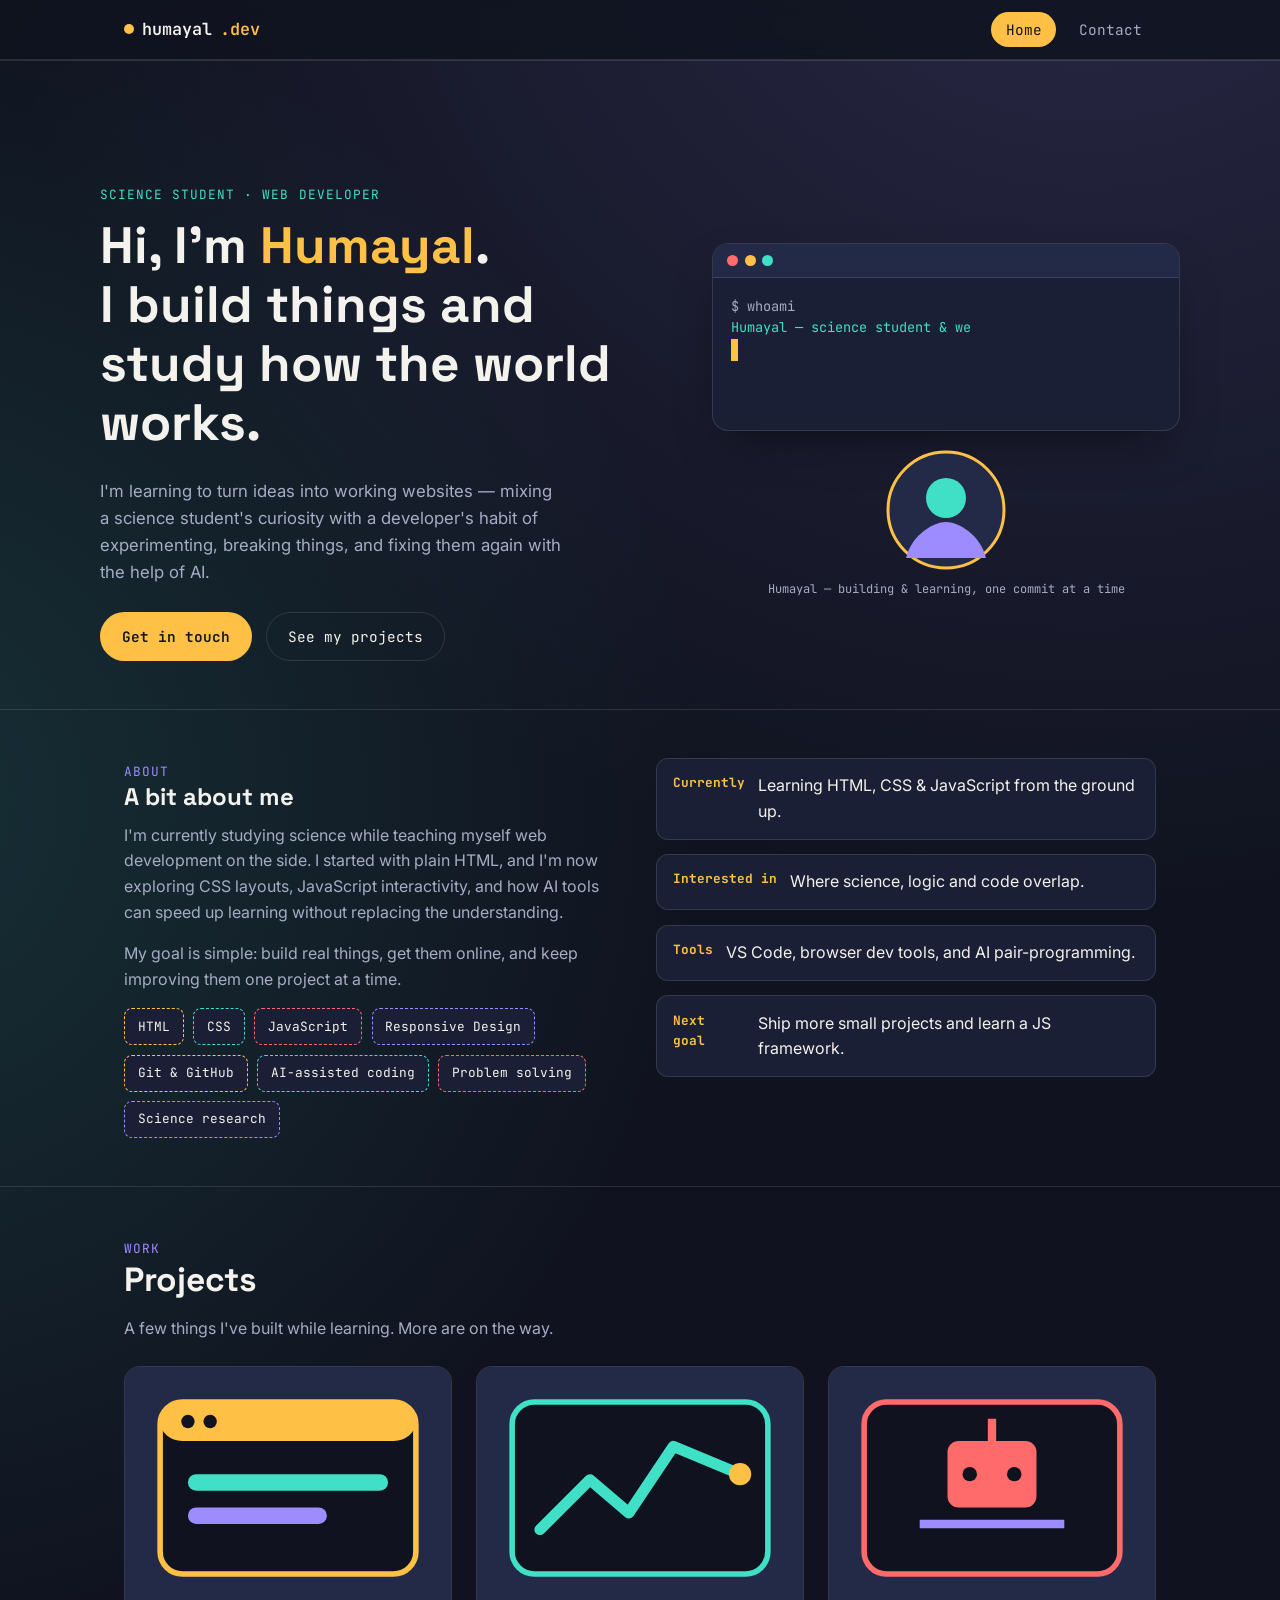
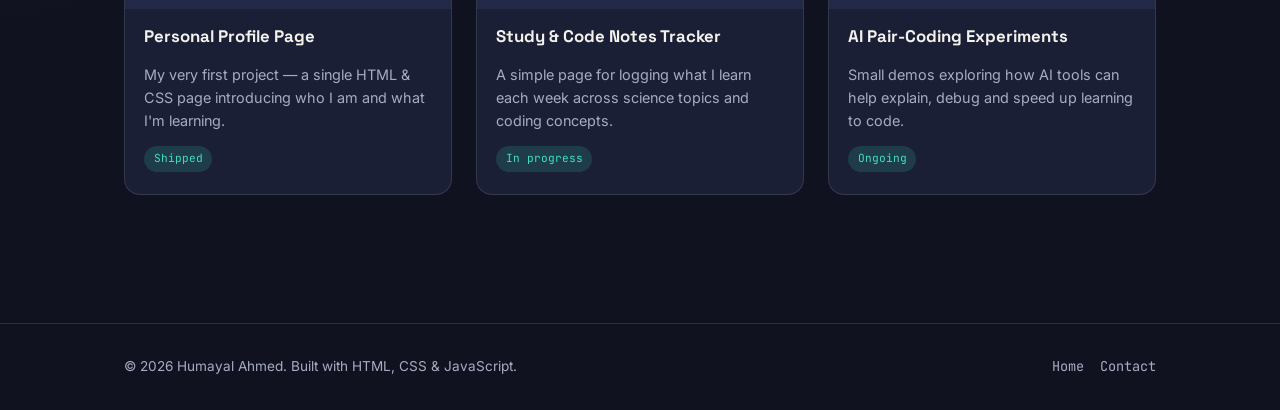
<file: index.html.html>
<!DOCTYPE html>
<html lang="en">
<head>
<meta charset="UTF-8">
<meta name="viewport" content="width=device-width, initial-scale=1.0">
<title>Humayal Ahmed — Web Developer &amp; Science Student Portfolio</title>
<meta name="description" content="Portfolio of Humayal Ahmed, a science student and web developer learning HTML, CSS, JavaScript and AI. Explore projects, skills and get in touch.">
<meta name="keywords" content="Humayal Ahmed, web developer portfolio, science student developer, HTML CSS JavaScript projects, beginner web developer">
<meta name="author" content="Humayal Ahmed">
<meta name="robots" content="index, follow">
<meta name="theme-color" content="#10131f">

<!-- Open Graph / social preview -->
<meta property="og:type" content="website">
<meta property="og:title" content="Humayal Ahmed — Web Developer & Science Student">
<meta property="og:description" content="Science student and web developer learning to build with code and AI. See projects, skills and a way to get in touch.">
<meta property="og:site_name" content="Humayal Ahmed Portfolio">
<meta name="twitter:card" content="summary">
<meta name="twitter:title" content="Humayal Ahmed — Web Developer & Science Student">
<meta name="twitter:description" content="Science student and web developer learning to build with code and AI.">

<link rel="icon" href="data:image/svg+xml,%3Csvg xmlns='http://www.w3.org/2000/svg' viewBox='0 0 64 64'%3E%3Crect width='64' height='64' rx='14' fill='%23ffc145'/%3E%3Ctext x='32' y='42' font-size='30' text-anchor='middle' font-family='monospace' fill='%2310131f'%3EH%3C/text%3E%3C/svg%3E">

<link rel="preconnect" href="https://fonts.googleapis.com">
<link rel="preconnect" href="https://fonts.gstatic.com" crossorigin>
<link href="https://fonts.googleapis.com/css2?family=Space+Grotesk:wght@500;600;700&family=Inter:wght@400;500;600&family=JetBrains+Mono:wght@400;500&display=swap" rel="stylesheet">

<!-- Structured data for SEO -->
<script type="application/ld+json">
{
  "@context": "https://schema.org",
  "@type": "Person",
  "name": "Humayal Ahmed",
  "jobTitle": "Web Developer",
  "description": "Science student and web developer learning HTML, CSS, JavaScript and AI-assisted coding.",
  "knowsAbout": ["HTML", "CSS", "JavaScript", "Artificial Intelligence"]
}
</script>

<style>
  :root{
    --bg:#10131f;
    --surface:#1a1f35;
    --surface-alt:#232a47;
    --text:#f4f2ed;
    --muted:#a6acc4;
    --amber:#ffc145;
    --teal:#3fe0c5;
    --coral:#ff6b6b;
    --violet:#9d8cff;
    --border:rgba(244,242,237,0.12);
    --radius:16px;
    --display:'Space Grotesk', sans-serif;
    --body:'Inter', sans-serif;
    --mono:'JetBrains Mono', monospace;
  }

  *,*::before,*::after{ box-sizing:border-box; }
  html{ scroll-behavior:smooth; }
  body{
    margin:0;
    background:
      radial-gradient(circle at 85% -10%, rgba(157,140,255,0.18), transparent 45%),
      radial-gradient(circle at -10% 40%, rgba(63,224,197,0.14), transparent 45%),
      var(--bg);
    color:var(--text);
    font-family:var(--body);
    line-height:1.6;
    -webkit-font-smoothing:antialiased;
  }
  h1,h2,h3{ font-family:var(--display); line-height:1.15; margin:0 0 .5em; }
  p{ margin:0 0 1em; color:var(--muted); }
  a{ color:inherit; }
  img{ max-width:100%; display:block; }
  ul{ list-style:none; margin:0; padding:0; }
  button, input, textarea{ font-family:inherit; }

  .skip-link{
    position:absolute; left:-999px; top:auto;
    background:var(--amber); color:#10131f; padding:.75em 1em;
    border-radius:0 0 8px 0; font-family:var(--mono); font-weight:600; z-index:200;
  }
  .skip-link:focus{ left:0; top:0; }

  :focus-visible{ outline:3px solid var(--teal); outline-offset:3px; }

  .wrap{ max-width:1080px; margin:0 auto; padding:0 1.5rem; }

  /* ===== Header / Nav ===== */
  header.site-header{
    position:sticky; top:0; z-index:100;
    background:rgba(16,19,31,0.85);
    backdrop-filter:blur(10px);
    border-bottom:1px solid var(--border);
  }
  .nav-bar{
    display:flex; align-items:center; justify-content:space-between;
    padding:1rem 1.5rem; max-width:1080px; margin:0 auto;
  }
  .brand{
    font-family:var(--mono); font-weight:600; font-size:1.05rem;
    text-decoration:none; display:flex; align-items:center; gap:.5rem;
  }
  .brand .dot{ width:.6em; height:.6em; border-radius:50%; background:var(--amber); display:inline-block; }

  .nav-toggle{
    display:none; background:none; border:1px solid var(--border); border-radius:8px;
    color:var(--text); width:42px; height:42px; cursor:pointer; font-size:1.1rem;
  }

  nav.primary-nav ul{ display:flex; gap:.5rem; }
  nav.primary-nav a{
    text-decoration:none; font-family:var(--mono); font-size:.9rem;
    padding:.5rem .9rem; border-radius:999px; color:var(--muted);
    transition:background .2s, color .2s;
  }
  nav.primary-nav a:hover{ color:var(--text); background:var(--surface-alt); }
  nav.primary-nav a[aria-current="page"]{ color:#10131f; background:var(--amber); }

  /* ===== Page switching ===== */
  .page{ display:none; animation:fadein .5s ease; }
  .page.active{ display:block; }
  @keyframes fadein{ from{ opacity:0; transform:translateY(8px);} to{ opacity:1; transform:none; } }

  main{ min-height:70vh; }

  /* ===== Hero ===== */
  .hero{
    padding:4.5rem 0 3rem; display:grid; gap:2.5rem;
    grid-template-columns:1.1fr .9fr; align-items:center;
  }
  .eyebrow{
    font-family:var(--mono); font-size:.8rem; color:var(--teal);
    letter-spacing:.08em; text-transform:uppercase; margin-bottom:.75rem; display:inline-block;
  }
  .hero h1{ font-size:clamp(2.1rem, 5vw, 3.2rem); }
  .hero h1 span{ color:var(--amber); }
  .hero .lede{ font-size:1.05rem; max-width:42ch; }

  .terminal{
    background:var(--surface); border:1px solid var(--border); border-radius:var(--radius);
    font-family:var(--mono); font-size:.85rem; overflow:hidden;
    box-shadow:0 20px 50px -20px rgba(0,0,0,0.6);
  }
  .terminal-bar{
    display:flex; gap:.4rem; padding:.7rem .9rem; background:var(--surface-alt);
    border-bottom:1px solid var(--border);
  }
  .terminal-bar span{ width:11px; height:11px; border-radius:50%; }
  .terminal-bar span:nth-child(1){ background:var(--coral); }
  .terminal-bar span:nth-child(2){ background:var(--amber); }
  .terminal-bar span:nth-child(3){ background:var(--teal); }
  .terminal-body{ padding:1.1rem; min-height:9.5rem; color:var(--teal); }
  .terminal-body .line-muted{ color:var(--muted); }
  .cursor{ display:inline-block; width:.55em; background:var(--amber); animation:blink 1s steps(1) infinite; }
  @keyframes blink{ 50%{ opacity:0; } }

  .cta-row{ display:flex; gap:.9rem; margin-top:1.6rem; flex-wrap:wrap; }
  .btn{
    display:inline-flex; align-items:center; gap:.5rem; font-family:var(--mono);
    font-size:.9rem; padding:.75rem 1.3rem; border-radius:999px; text-decoration:none;
    border:1px solid transparent; cursor:pointer; transition:transform .15s ease;
  }
  .btn:hover{ transform:translateY(-2px); }
  .btn-primary{ background:var(--amber); color:#10131f; font-weight:600; }
  .btn-ghost{ border-color:var(--border); color:var(--text); background:transparent; }

  .avatar-figure{ text-align:center; margin:0; }
  .avatar-figure figcaption{ font-family:var(--mono); font-size:.75rem; color:var(--muted); margin-top:.6rem; }

  /* ===== Section shells ===== */
  section{ padding:3rem 0; border-top:1px solid var(--border); }
  section > .wrap > h2{ font-size:clamp(1.5rem, 3.5vw, 2.1rem); }
  .section-tag{ font-family:var(--mono); color:var(--violet); font-size:.8rem; text-transform:uppercase; letter-spacing:.08em; }

  /* ===== About / skills ===== */
  .about-grid{ display:grid; gap:2rem; grid-template-columns:1fr 1fr; align-items:start; }
  .tag-list{ display:flex; flex-wrap:wrap; gap:.6rem; margin-top:1rem; }
  .tag-list li{
    font-family:var(--mono); font-size:.8rem; padding:.45rem .8rem; border-radius:8px;
    border:1px dashed var(--border); color:var(--text); background:var(--surface);
  }
  .tag-list li:nth-child(4n+1){ border-color:var(--amber); }
  .tag-list li:nth-child(4n+2){ border-color:var(--teal); }
  .tag-list li:nth-child(4n+3){ border-color:var(--coral); }
  .tag-list li:nth-child(4n+4){ border-color:var(--violet); }

  .fact-list{ display:grid; gap:.9rem; }
  .fact-list li{
    background:var(--surface); border:1px solid var(--border); border-radius:12px;
    padding:.9rem 1rem; display:flex; gap:.8rem; align-items:flex-start;
  }
  .fact-list b{ color:var(--amber); font-family:var(--mono); font-size:.8rem; }

  /* ===== Projects ===== */
  .project-grid{ display:grid; gap:1.5rem; grid-template-columns:repeat(3, 1fr); margin-top:1.5rem; }
  .project-card{
    background:var(--surface); border:1px solid var(--border); border-radius:var(--radius);
    overflow:hidden; display:flex; flex-direction:column;
  }
  .project-card figure{ margin:0; background:var(--surface-alt); padding:1.5rem; }
  .project-card .card-body{ padding:1.1rem 1.2rem 1.4rem; display:flex; flex-direction:column; gap:.5rem; flex:1; }
  .project-card h3{ font-size:1.05rem; }
  .project-card p{ font-size:.9rem; margin-bottom:.4rem; }
  .status-pill{
    align-self:flex-start; font-family:var(--mono); font-size:.7rem; padding:.25rem .6rem;
    border-radius:999px; background:rgba(63,224,197,0.15); color:var(--teal); margin-top:auto;
  }

  /* ===== Contact page ===== */
  .contact-layout{ display:grid; gap:2.5rem; grid-template-columns:1fr 1fr; align-items:start; }
  form.contact-form{
    background:var(--surface); border:1px solid var(--border); border-radius:var(--radius);
    padding:1.6rem; display:grid; gap:1.1rem;
  }
  .field{ display:grid; gap:.4rem; }
  .field label{ font-family:var(--mono); font-size:.8rem; color:var(--teal); }
  .field input, .field textarea{
    background:var(--bg); border:1px solid var(--border); border-radius:10px;
    color:var(--text); padding:.75rem .9rem; font-size:.95rem;
  }
  .field input:focus, .field textarea:focus{ border-color:var(--amber); }
  .field textarea{ resize:vertical; min-height:120px; }
  .form-msg{ font-family:var(--mono); font-size:.85rem; min-height:1.2em; }
  .form-msg.success{ color:var(--teal); }
  .form-msg.error{ color:var(--coral); }

  address{ font-style:normal; }
  .contact-info li{ display:flex; gap:.7rem; margin-bottom:1rem; align-items:flex-start; }
  .contact-info .label{ font-family:var(--mono); font-size:.75rem; color:var(--muted); display:block; }

  /* ===== Footer ===== */
  footer{ border-top:1px solid var(--border); padding:2rem 0; margin-top:2rem; }
  .footer-row{ display:flex; justify-content:space-between; align-items:center; flex-wrap:wrap; gap:1rem; }
  footer p{ margin:0; font-size:.85rem; }
  .footer-links{ display:flex; gap:1rem; font-family:var(--mono); font-size:.85rem; }
  .footer-links a{ text-decoration:none; color:var(--muted); }
  .footer-links a:hover{ color:var(--amber); }

  /* ===== Responsive ===== */
  @media (max-width: 800px){
    .hero{ grid-template-columns:1fr; padding-top:2.5rem; }
    .about-grid, .contact-layout{ grid-template-columns:1fr; }
    .project-grid{ grid-template-columns:1fr 1fr; }
  }
  @media (max-width: 560px){
    .nav-toggle{ display:block; }
    nav.primary-nav{
      position:absolute; top:100%; left:0; right:0; background:var(--surface);
      border-bottom:1px solid var(--border); display:none; padding:1rem 1.5rem;
    }
    nav.primary-nav.open{ display:block; }
    nav.primary-nav ul{ flex-direction:column; }
    nav.primary-nav a{ display:block; }
    .project-grid{ grid-template-columns:1fr; }
    .cta-row{ flex-direction:column; align-items:stretch; }
  }

  @media (prefers-reduced-motion: reduce){
    *{ animation-duration:0.01ms !important; transition-duration:0.01ms !important; scroll-behavior:auto !important; }
  }
</style>
</head>
<body>

<a class="skip-link" href="#main-content">Skip to main content</a>

<header class="site-header">
  <div class="nav-bar">
    <a class="brand" href="#home"><span class="dot" aria-hidden="true"></span>humayal<span style="color:var(--amber)">.dev</span></a>
    <button class="nav-toggle" id="navToggle" aria-expanded="false" aria-controls="primaryNav">☰</button>
    <nav class="primary-nav" id="primaryNav" aria-label="Primary">
      <ul>
        <li><a href="#home" data-page="home">Home</a></li>
        <li><a href="#contact" data-page="contact">Contact</a></li>
      </ul>
    </nav>
  </div>
</header>

<main id="main-content">

  <!-- ============ PAGE 1: HOME ============ -->
  <section id="home" class="page">
    <div class="wrap hero">
      <div>
        <span class="eyebrow">Science student · Web developer</span>
        <h1>Hi, I'm <span>Humayal</span>.<br>I build things and study how the world works.</h1>
        <p class="lede">I'm learning to turn ideas into working websites — mixing a science student's curiosity with a developer's habit of experimenting, breaking things, and fixing them again with the help of AI.</p>
        <div class="cta-row">
          <a class="btn btn-primary" href="#contact" data-page="contact">Get in touch</a>
          <a class="btn btn-ghost" href="#projects-heading">See my projects</a>
        </div>
      </div>

      <div>
        <div class="terminal" aria-hidden="true">
          <div class="terminal-bar"><span></span><span></span><span></span></div>
          <div class="terminal-body">
            <div class="line-muted">$ whoami</div>
            <div id="typedLine">&nbsp;</div>
            <div><span class="cursor">&nbsp;</span></div>
          </div>
        </div>
        <figure class="avatar-figure">
          <img width="120" height="120" style="margin:1.2rem auto 0;"
               src="data:image/svg+xml,%3Csvg xmlns='http://www.w3.org/2000/svg' viewBox='0 0 120 120'%3E%3Ccircle cx='60' cy='60' r='58' fill='%23232a47' stroke='%23ffc145' stroke-width='3'/%3E%3Ccircle cx='60' cy='48' r='20' fill='%233fe0c5'/%3E%3Cpath d='M20 108c6-24 28-36 40-36s34 12 40 36' fill='%239d8cff'/%3E%3C/svg%3E"
               alt="Illustrated avatar representing Humayal, a science student and web developer">
          <figcaption>Humayal — building &amp; learning, one commit at a time</figcaption>
        </figure>
      </div>
    </div>

    <section aria-labelledby="about-heading">
      <div class="wrap about-grid">
        <div>
          <span class="section-tag">About</span>
          <h2 id="about-heading">A bit about me</h2>
          <p>I'm currently studying science while teaching myself web development on the side. I started with plain HTML, and I'm now exploring CSS layouts, JavaScript interactivity, and how AI tools can speed up learning without replacing the understanding.</p>
          <p>My goal is simple: build real things, get them online, and keep improving them one project at a time.</p>
          <ul class="tag-list" aria-label="Skills and interests">
            <li>HTML</li>
            <li>CSS</li>
            <li>JavaScript</li>
            <li>Responsive Design</li>
            <li>Git &amp; GitHub</li>
            <li>AI-assisted coding</li>
            <li>Problem solving</li>
            <li>Science research</li>
          </ul>
        </div>
        <div>
          <ul class="fact-list">
            <li><b>Currently</b><span>Learning HTML, CSS &amp; JavaScript from the ground up.</span></li>
            <li><b>Interested in</b><span>Where science, logic and code overlap.</span></li>
            <li><b>Tools</b><span>VS Code, browser dev tools, and AI pair-programming.</span></li>
            <li><b>Next goal</b><span>Ship more small projects and learn a JS framework.</span></li>
          </ul>
        </div>
      </div>
    </section>

    <section aria-labelledby="projects-heading">
      <div class="wrap">
        <span class="section-tag">Work</span>
        <h2 id="projects-heading">Projects</h2>
        <p>A few things I've built while learning. More are on the way.</p>

        <div class="project-grid">
          <article class="project-card">
            <figure>
              <img src="data:image/svg+xml,%3Csvg xmlns='http://www.w3.org/2000/svg' viewBox='0 0 100 70'%3E%3Crect x='4' y='4' width='92' height='62' rx='8' fill='%2310131f' stroke='%23ffc145' stroke-width='2'/%3E%3Crect x='4' y='4' width='92' height='14' rx='8' fill='%23ffc145'/%3E%3Ccircle cx='14' cy='11' r='2.4' fill='%2310131f'/%3E%3Ccircle cx='22' cy='11' r='2.4' fill='%2310131f'/%3E%3Crect x='14' y='30' width='72' height='6' rx='3' fill='%233fe0c5'/%3E%3Crect x='14' y='42' width='50' height='6' rx='3' fill='%239d8cff'/%3E%3C/svg%3E"
                   alt="Browser window icon representing a personal profile portfolio page">
            </figure>
            <div class="card-body">
              <h3>Personal Profile Page</h3>
              <p>My very first project — a single HTML &amp; CSS page introducing who I am and what I'm learning.</p>
              <span class="status-pill">Shipped</span>
            </div>
          </article>

          <article class="project-card">
            <figure>
              <img src="data:image/svg+xml,%3Csvg xmlns='http://www.w3.org/2000/svg' viewBox='0 0 100 70'%3E%3Crect x='4' y='4' width='92' height='62' rx='8' fill='%2310131f' stroke='%233fe0c5' stroke-width='2'/%3E%3Cpolyline points='14,50 32,32 46,44 62,20 86,30' fill='none' stroke='%233fe0c5' stroke-width='4' stroke-linecap='round' stroke-linejoin='round'/%3E%3Ccircle cx='86' cy='30' r='4' fill='%23ffc145'/%3E%3C/svg%3E"
                   alt="Line chart icon representing a science and coding notes tracker project">
            </figure>
            <div class="card-body">
              <h3>Study &amp; Code Notes Tracker</h3>
              <p>A simple page for logging what I learn each week across science topics and coding concepts.</p>
              <span class="status-pill">In progress</span>
            </div>
          </article>

          <article class="project-card">
            <figure>
              <img src="data:image/svg+xml,%3Csvg xmlns='http://www.w3.org/2000/svg' viewBox='0 0 100 70'%3E%3Crect x='4' y='4' width='92' height='62' rx='8' fill='%2310131f' stroke='%23ff6b6b' stroke-width='2'/%3E%3Crect x='34' y='18' width='32' height='24' rx='4' fill='%23ff6b6b'/%3E%3Cline x1='50' y1='10' x2='50' y2='18' stroke='%23ff6b6b' stroke-width='3'/%3E%3Ccircle cx='42' cy='30' r='2.6' fill='%2310131f'/%3E%3Ccircle cx='58' cy='30' r='2.6' fill='%2310131f'/%3E%3Cline x1='24' y1='48' x2='76' y2='48' stroke='%239d8cff' stroke-width='3'/%3E%3C/svg%3E"
                   alt="Robot chip icon representing an AI-assisted coding experiment project">
            </figure>
            <div class="card-body">
              <h3>AI Pair-Coding Experiments</h3>
              <p>Small demos exploring how AI tools can help explain, debug and speed up learning to code.</p>
              <span class="status-pill">Ongoing</span>
            </div>
          </article>
        </div>
      </div>
    </section>
  </section>

  <!-- ============ PAGE 2: CONTACT ============ -->
  <section id="contact" class="page">
    <div class="wrap" style="padding-top:3.5rem;">
      <span class="section-tag">Get in touch</span>
      <h2>Let's talk</h2>
      <p>Have a question, feedback, or an idea to collaborate on? Send a message below.</p>

      <div class="contact-layout">
        <form class="contact-form" id="contactForm" novalidate>
          <div class="field">
            <label for="name">Name</label>
            <input type="text" id="name" name="name" autocomplete="name" required minlength="2">
          </div>
          <div class="field">
            <label for="email">Email</label>
            <input type="email" id="email" name="email" autocomplete="email" required>
          </div>
          <div class="field">
            <label for="message">Message</label>
            <textarea id="message" name="message" required minlength="10"></textarea>
          </div>
          <button type="submit" class="btn btn-primary">Send message</button>
          <p class="form-msg" id="formMsg" role="status" aria-live="polite"></p>
        </form>

        <aside aria-labelledby="reach-heading">
          <h3 id="reach-heading">Other ways to reach me</h3>
          <address>
            <ul class="contact-info">
              <li>
                <div>
                  <span class="label">Email</span>
                  <a href="mailto:hello@humayal.dev">hello@humayal.dev</a>
                </div>
              </li>
              <li>
                <div>
                  <span class="label">GitHub</span>
                  <a href="https://github.com/" target="_blank" rel="noopener noreferrer">github.com/humayal</a>
                </div>
              </li>
              <li>
                <div>
                  <span class="label">Based in</span>
                  <span>Rawalpindi, Punjab, Pakistan</span>
                </div>
              </li>
            </ul>
          </address>
        </aside>
      </div>
    </div>
  </section>

</main>

<footer>
  <div class="wrap footer-row">
    <p>&copy; <span id="year"></span> Humayal Ahmed. Built with HTML, CSS &amp; JavaScript.</p>
    <nav class="footer-links" aria-label="Footer">
      <a href="#home" data-page="home">Home</a>
      <a href="#contact" data-page="contact">Contact</a>
    </nav>
  </div>
</footer>

<script>
(function(){
  "use strict";

  var pages = document.querySelectorAll(".page");
  var navLinks = document.querySelectorAll("[data-page]");
  var navToggle = document.getElementById("navToggle");
  var primaryNav = document.getElementById("primaryNav");

  function showPage(id){
    if(!document.getElementById(id)) id = "home";
    pages.forEach(function(p){
      p.classList.toggle("active", p.id === id);
    });
    navLinks.forEach(function(a){
      if(a.dataset.page === id){
        a.setAttribute("aria-current", "page");
      } else {
        a.removeAttribute("aria-current");
      }
    });
    document.title = (id === "contact")
      ? "Contact — Humayal Ahmed"
      : "Humayal Ahmed — Web Developer & Science Student Portfolio";
  }

  function routeFromHash(){
    var id = (location.hash || "#home").replace("#", "");
    showPage(id);
    window.scrollTo({ top: 0, behavior: "instant" in window ? "instant" : "auto" });
  }

  window.addEventListener("hashchange", routeFromHash);
  routeFromHash();

  // Mobile nav toggle
  navToggle.addEventListener("click", function(){
    var isOpen = primaryNav.classList.toggle("open");
    navToggle.setAttribute("aria-expanded", String(isOpen));
  });
  navLinks.forEach(function(a){
    a.addEventListener("click", function(){
      primaryNav.classList.remove("open");
      navToggle.setAttribute("aria-expanded", "false");
    });
  });

  // Typing effect in hero terminal
  var typedLine = document.getElementById("typedLine");
  var fullText = "Humayal — science student & web developer";
  if(typedLine && !window.matchMedia("(prefers-reduced-motion: reduce)").matches){
    var i = 0;
    (function type(){
      typedLine.textContent = fullText.slice(0, i);
      i++;
      if(i <= fullText.length){ setTimeout(type, 45); }
    })();
  } else if(typedLine){
    typedLine.textContent = fullText;
  }

  // Contact form handling (front-end only demo)
  var form = document.getElementById("contactForm");
  var formMsg = document.getElementById("formMsg");
  form.addEventListener("submit", function(e){
    e.preventDefault();
    var name = form.name.value.trim();
    var email = form.email.value.trim();
    var message = form.message.value.trim();
    var emailOk = /^[^\s@]+@[^\s@]+\.[^\s@]+$/.test(email);

    if(name.length < 2 || !emailOk || message.length < 10){
      formMsg.textContent = "Please fill in a valid name, email and a message (10+ characters).";
      formMsg.className = "form-msg error";
      return;
    }

    formMsg.textContent = "Thanks, " + name + "! Your message has been captured. (Connect a backend or form service to actually deliver it.)";
    formMsg.className = "form-msg success";
    form.reset();
  });

  document.getElementById("year").textContent = new Date().getFullYear();
})();
</script>

</body>
</html>
</file>
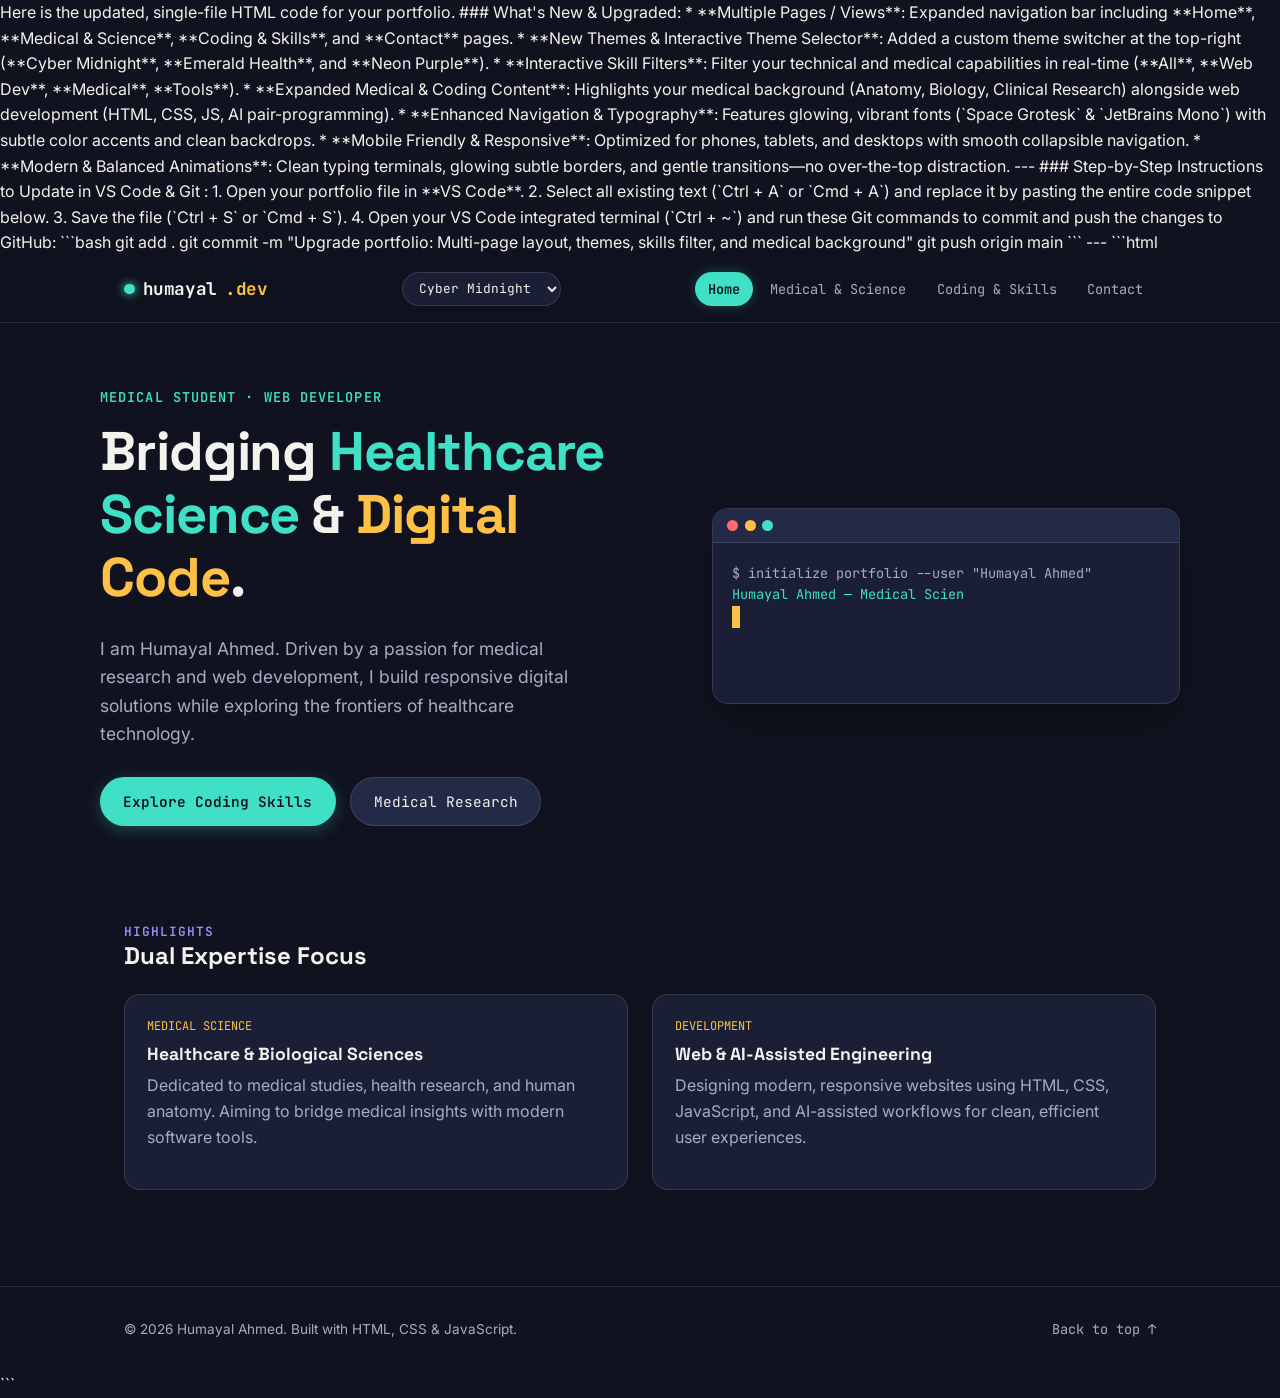
<file: portfolio 22.html>
Here is the updated, single-file HTML code for your portfolio.

### What's New & Upgraded:

* **Multiple Pages / Views**: Expanded navigation bar including **Home**, **Medical & Science**, **Coding & Skills**, and **Contact** pages.


* **New Themes & Interactive Theme Selector**: Added a custom theme switcher at the top-right (**Cyber Midnight**, **Emerald Health**, and **Neon Purple**).
* **Interactive Skill Filters**: Filter your technical and medical capabilities in real-time (**All**, **Web Dev**, **Medical**, **Tools**).
* **Expanded Medical & Coding Content**: Highlights your medical background (Anatomy, Biology, Clinical Research) alongside web development (HTML, CSS, JS, AI pair-programming).


* **Enhanced Navigation & Typography**: Features glowing, vibrant fonts (`Space Grotesk` & `JetBrains Mono`) with subtle color accents and clean backdrops.


* **Mobile Friendly & Responsive**: Optimized for phones, tablets, and desktops with smooth collapsible navigation.


* **Modern & Balanced Animations**: Clean typing terminals, glowing subtle borders, and gentle transitions—no over-the-top distraction.



---

### Step-by-Step Instructions to Update in VS Code & Git

:

1. Open your portfolio file in **VS Code**.


2. Select all existing text (`Ctrl + A` or `Cmd + A`) and replace it by pasting the entire code snippet below.


3. Save the file (`Ctrl + S` or `Cmd + S`).


4. Open your VS Code integrated terminal (`Ctrl + ~`) and run these Git commands to commit and push the changes to GitHub:


```bash
git add .
git commit -m "Upgrade portfolio: Multi-page layout, themes, skills filter, and medical background"
git push origin main

```



---

```html
<!DOCTYPE html>
<html lang="en" data-theme="dark">
<head>
<meta charset="UTF-8">
<meta name="viewport" content="width=device-width, initial-scale=1.0">
<title>Humayal Ahmed — Web Developer & Medical Science Enthusiast</title>
<meta name="description" content="Portfolio of Humayal Ahmed, showcasing web development, medical science expertise, and AI-assisted coding projects.">
<meta name="keywords" content="Humayal Ahmed, web developer, medical science, healthcare technology, HTML, CSS, JavaScript, AI coding">
<meta name="author" content="Humayal Ahmed">
<meta name="robots" content="index, follow">

<link rel="icon" href="data:image/svg+xml,%3Csvg xmlns='http://www.w3.org/2000/svg' viewBox='0 0 64 64'%3E%3Crect width='64' height='64' rx='14' fill='%23ffc145'/%3E%3Ctext x='32' y='42' font-size='30' text-anchor='middle' font-family='monospace' fill='%2310131f'%3EH%3C/text%3E%3C/svg%3E">

<link rel="preconnect" href="https://fonts.googleapis.com">
<link rel="preconnect" href="https://fonts.gstatic.com" crossorigin>
<link href="https://fonts.googleapis.com/css2?family=Space+Grotesk:wght@500;600;700&family=Inter:wght@400;500;600&family=JetBrains+Mono:wght@400;500;700&display=swap" rel="stylesheet">

<style>
  :root {
    --bg: #10131f;
    --surface: #1a1f35;
    --surface-alt: #232a47;
    --text: #f4f2ed;
    --muted: #a6acc4;
    --amber: #ffc145;
    --teal: #3fe0c5;
    --coral: #ff6b6b;
    --violet: #9d8cff;
    --border: rgba(244, 242, 237, 0.12);
    --radius: 16px;
    --display: 'Space Grotesk', sans-serif;
    --body: 'Inter', sans-serif;
    --mono: 'JetBrains Mono', monospace;
    --glow: rgba(63, 224, 197, 0.25);
  }

  [data-theme="emerald"] {
    --bg: #0b1d1a;
    --surface: #122c27;
    --surface-alt: #1a3c36;
    --text: #e8f7f4;
    --muted: #8ebbb3;
    --amber: #22d3ee;
    --teal: #10b981;
    --coral: #f43f5e;
    --violet: #a855f7;
    --border: rgba(232, 247, 244, 0.12);
    --glow: rgba(16, 185, 129, 0.3);
  }

  [data-theme="purple"] {
    --bg: #160d27;
    --surface: #23163a;
    --surface-alt: #311f50;
    --text: #f3ebfc;
    --muted: #b7a4d6;
    --amber: #f43f5e;
    --teal: #38bdf8;
    --coral: #fb923c;
    --violet: #c084fc;
    --border: rgba(243, 235, 252, 0.12);
    --glow: rgba(192, 132, 252, 0.3);
  }

  *, *::before, *::after { box-sizing: border-box; }
  html { scroll-behavior: smooth; }
  body {
    margin: 0;
    background: var(--bg);
    color: var(--text);
    font-family: var(--body);
    line-height: 1.6;
    -webkit-font-smoothing: antialiased;
    transition: background-color 0.3s ease, color 0.3s ease;
  }

  h1, h2, h3 { font-family: var(--display); line-height: 1.15; margin: 0 0 0.5em; }
  p { margin: 0 0 1em; color: var(--muted); }
  a { color: inherit; }
  img { max-width: 100%; display: block; }
  ul { list-style: none; margin: 0; padding: 0; }
  button, input, textarea, select { font-family: inherit; }

  .skip-link {
    position: absolute; left: -999px; top: auto;
    background: var(--amber); color: #10131f; padding: .75em 1em;
    border-radius: 0 0 8px 0; font-family: var(--mono); font-weight: 600; z-index: 200;
  }
  .skip-link:focus { left: 0; top: 0; }

  :focus-visible { outline: 3px solid var(--teal); outline-offset: 3px; }

  .wrap { max-width: 1080px; margin: 0 auto; padding: 0 1.5rem; }

  /* Navigation Bar */
  header.site-header {
    position: sticky; top: 0; z-index: 100;
    background: rgba(16, 19, 31, 0.85);
    backdrop-filter: blur(12px);
    border-bottom: 1px solid var(--border);
    transition: background 0.3s ease;
  }
  .nav-bar {
    display: flex; align-items: center; justify-content: space-between;
    padding: 1rem 1.5rem; max-width: 1080px; margin: 0 auto;
  }
  .brand {
    font-family: var(--mono); font-weight: 700; font-size: 1.1rem;
    text-decoration: none; display: flex; align-items: center; gap: .5rem;
    letter-spacing: -0.02em;
  }
  .brand .dot { width: .6em; height: .6em; border-radius: 50%; background: var(--teal); box-shadow: 0 0 10px var(--teal); }

  .nav-controls { display: flex; align-items: center; gap: 1rem; }

  .theme-select {
    background: var(--surface);
    color: var(--text);
    border: 1px solid var(--border);
    padding: 0.4rem 0.8rem;
    border-radius: 999px;
    font-family: var(--mono);
    font-size: 0.8rem;
    cursor: pointer;
  }

  .nav-toggle {
    display: none; background: none; border: 1px solid var(--border); border-radius: 8px;
    color: var(--text); width: 42px; height: 42px; cursor: pointer; font-size: 1.1rem;
  }

  nav.primary-nav ul { display: flex; gap: .3rem; }
  nav.primary-nav a {
    text-decoration: none; font-family: var(--mono); font-size: .85rem;
    padding: .5rem .8rem; border-radius: 999px; color: var(--muted);
    transition: all .2s ease;
  }
  nav.primary-nav a:hover { color: var(--teal); background: var(--surface-alt); }
  nav.primary-nav a[aria-current="page"] { color: #10131f; background: var(--teal); font-weight: 600; box-shadow: 0 0 12px var(--glow); }

  /* Page Sections */
  .page { display: none; animation: fadeIn .4s cubic-bezier(0.16, 1, 0.3, 1); min-height: 75vh; }
  .page.active { display: block; }
  @keyframes fadeIn { from { opacity: 0; transform: translateY(10px); } to { opacity: 1; transform: translateY(0); } }

  /* Hero Section */
  .hero {
    padding: 4rem 0 3rem; display: grid; gap: 2.5rem;
    grid-template-columns: 1.1fr .9fr; align-items: center;
  }
  .eyebrow {
    font-family: var(--mono); font-size: .85rem; color: var(--teal);
    letter-spacing: .08em; text-transform: uppercase; margin-bottom: .75rem; display: inline-block;
    font-weight: 600;
  }
  .hero h1 { font-size: clamp(2.2rem, 5vw, 3.4rem); letter-spacing: -0.02em; }
  .hero h1 span.highlight-amber { color: var(--amber); }
  .hero h1 span.highlight-teal { color: var(--teal); }
  .hero .lede { font-size: 1.1rem; max-width: 44ch; color: var(--muted); }

  .terminal {
    background: var(--surface); border: 1px solid var(--border); border-radius: var(--radius);
    font-family: var(--mono); font-size: .85rem; overflow: hidden;
    box-shadow: 0 20px 40px -15px rgba(0,0,0,0.5);
  }
  .terminal-bar {
    display: flex; gap: .4rem; padding: .7rem .9rem; background: var(--surface-alt);
    border-bottom: 1px solid var(--border);
  }
  .terminal-bar span { width: 11px; height: 11px; border-radius: 50%; }
  .terminal-bar span:nth-child(1) { background: var(--coral); }
  .terminal-bar span:nth-child(2) { background: var(--amber); }
  .terminal-bar span:nth-child(3) { background: var(--teal); }
  .terminal-body { padding: 1.2rem; min-height: 10rem; color: var(--teal); }
  .terminal-body .line-muted { color: var(--muted); }
  .cursor { display: inline-block; width: .55em; background: var(--amber); animation: blink 1s steps(1) infinite; }
  @keyframes blink { 50% { opacity: 0; } }

  .cta-row { display: flex; gap: .9rem; margin-top: 1.8rem; flex-wrap: wrap; }
  .btn {
    display: inline-flex; align-items: center; gap: .5rem; font-family: var(--mono);
    font-size: .9rem; padding: .75rem 1.4rem; border-radius: 999px; text-decoration: none;
    border: 1px solid transparent; cursor: pointer; transition: all .2s ease;
  }
  .btn:hover { transform: translateY(-2px); }
  .btn-primary { background: var(--teal); color: #10131f; font-weight: 600; box-shadow: 0 4px 15px var(--glow); }
  .btn-secondary { background: var(--surface-alt); color: var(--text); border: 1px solid var(--border); }
  .btn-ghost { border-color: var(--border); color: var(--text); background: transparent; }

  /* Generic Section Layouts */
  section.inner-section { padding: 3rem 0; }
  .section-tag { font-family: var(--mono); color: var(--violet); font-size: .8rem; text-transform: uppercase; letter-spacing: .08em; font-weight: 600; }

  /* Skills & Filters */
  .filter-bar { display: flex; gap: .5rem; flex-wrap: wrap; margin: 1.5rem 0; }
  .filter-btn {
    background: var(--surface); border: 1px solid var(--border); color: var(--muted);
    padding: .4rem .9rem; border-radius: 999px; font-family: var(--mono); font-size: .8rem;
    cursor: pointer; transition: all .2s;
  }
  .filter-btn.active, .filter-btn:hover { background: var(--surface-alt); color: var(--amber); border-color: var(--amber); }

  .skills-grid { display: grid; grid-template-columns: repeat(auto-fill, minmax(220px, 1fr)); gap: 1rem; }
  .skill-card {
    background: var(--surface); border: 1px solid var(--border); border-radius: 12px; padding: 1rem;
    transition: transform .2s, border-color .2s;
  }
  .skill-card:hover { transform: translateY(-3px); border-color: var(--teal); }
  .skill-card h4 { font-family: var(--mono); margin: 0 0 .3rem; color: var(--teal); font-size: .95rem; }
  .skill-card p { font-size: .85rem; margin: 0; }

  /* Cards Grid */
  .grid-3 { display: grid; gap: 1.5rem; grid-template-columns: repeat(3, 1fr); margin-top: 1.5rem; }
  .grid-2 { display: grid; gap: 1.5rem; grid-template-columns: repeat(2, 1fr); margin-top: 1.5rem; }

  .card {
    background: var(--surface); border: 1px solid var(--border); border-radius: var(--radius);
    padding: 1.4rem; display: flex; flex-direction: column; transition: transform .2s;
  }
  .card:hover { transform: translateY(-3px); border-color: var(--violet); }
  .card h3 { font-size: 1.1rem; color: var(--text); }
  .card-tag { font-family: var(--mono); font-size: .75rem; color: var(--amber); margin-bottom: .5rem; display: block; }
  
  /* Contact Form */
  .contact-layout { display: grid; gap: 2.5rem; grid-template-columns: 1fr 1fr; align-items: start; margin-top: 1.5rem; }
  form.contact-form {
    background: var(--surface); border: 1px solid var(--border); border-radius: var(--radius);
    padding: 1.6rem; display: grid; gap: 1.1rem;
  }
  .field { display: grid; gap: .4rem; }
  .field label { font-family: var(--mono); font-size: .8rem; color: var(--teal); }
  .field input, .field textarea {
    background: var(--bg); border: 1px solid var(--border); border-radius: 10px;
    color: var(--text); padding: .75rem .9rem; font-size: .95rem;
  }
  .field input:focus, .field textarea:focus { border-color: var(--amber); }
  .field textarea { resize: vertical; min-height: 120px; }
  .form-msg { font-family: var(--mono); font-size: .85rem; min-height: 1.2em; }
  .form-msg.success { color: var(--teal); }
  .form-msg.error { color: var(--coral); }

  /* Footer */
  footer { border-top: 1px solid var(--border); padding: 2rem 0; margin-top: 3rem; }
  .footer-row { display: flex; justify-content: space-between; align-items: center; flex-wrap: wrap; gap: 1rem; }
  footer p { margin: 0; font-size: .85rem; }

  /* Responsive Design */
  @media (max-width: 850px) {
    .hero { grid-template-columns: 1fr; padding-top: 2rem; }
    .grid-3, .grid-2, .contact-layout { grid-template-columns: 1fr; }
  }
  @media (max-width: 600px) {
    .nav-toggle { display: block; }
    nav.primary-nav {
      position: absolute; top: 100%; left: 0; right: 0; background: var(--surface);
      border-bottom: 1px solid var(--border); display: none; padding: 1rem 1.5rem;
    }
    nav.primary-nav.open { display: block; }
    nav.primary-nav ul { flex-direction: column; }
    nav.primary-nav a { display: block; }
  }
</style>
</head>
<body>

<a class="skip-link" href="#main-content">Skip to main content</a>

<header class="site-header">
  <div class="nav-bar">
    <a class="brand" href="#home"><span class="dot" aria-hidden="true"></span>humayal<span style="color:var(--amber)">.dev</span></a>
    
    <div class="nav-controls">
      <select id="themeSelector" class="theme-select" aria-label="Select theme">
        <option value="dark">Cyber Midnight</option>
        <option value="emerald">Emerald Health</option>
        <option value="purple">Neon Purple</option>
      </select>

      <button class="nav-toggle" id="navToggle" aria-expanded="false" aria-controls="primaryNav">☰</button>
    </div>

    <nav class="primary-nav" id="primaryNav" aria-label="Primary">
      <ul>
        <li><a href="#home" data-page="home">Home</a></li>
        <li><a href="#medical" data-page="medical">Medical &amp; Science</a></li>
        <li><a href="#coding" data-page="coding">Coding &amp; Skills</a></li>
        <li><a href="#contact" data-page="contact">Contact</a></li>
      </ul>
    </nav>
  </div>
</header>

<main id="main-content">

  <!-- ============ PAGE 1: HOME ============ -->
  <section id="home" class="page">
    <div class="wrap hero">
      <div>
        <span class="eyebrow">Medical Student · Web Developer</span>
        <h1>Bridging <span class="highlight-teal">Healthcare Science</span> &amp; <span class="highlight-amber">Digital Code</span>.</h1>
        <p class="lede">I am Humayal Ahmed. Driven by a passion for medical research and web development, I build responsive digital solutions while exploring the frontiers of healthcare technology.</p>
        <div class="cta-row">
          <a class="btn btn-primary" href="#coding" data-page="coding">Explore Coding Skills</a>
          <a class="btn btn-secondary" href="#medical" data-page="medical">Medical Research</a>
        </div>
      </div>

      <div>
        <div class="terminal" aria-hidden="true">
          <div class="terminal-bar"><span></span><span></span><span></span></div>
          <div class="terminal-body">
            <div class="line-muted">$ initialize portfolio --user "Humayal Ahmed"</div>
            <div id="typedLine">&nbsp;</div>
            <div><span class="cursor">&nbsp;</span></div>
          </div>
        </div>
      </div>
    </div>

    <section class="inner-section">
      <div class="wrap">
        <span class="section-tag">Highlights</span>
        <h2>Dual Expertise Focus</h2>
        <div class="grid-2">
          <div class="card">
            <span class="card-tag">MEDICAL SCIENCE</span>
            <h3>Healthcare &amp; Biological Sciences</h3>
            <p>Dedicated to medical studies, health research, and human anatomy. Aiming to bridge medical insights with modern software tools.</p>
          </div>
          <div class="card">
            <span class="card-tag">DEVELOPMENT</span>
            <h3>Web &amp; AI-Assisted Engineering</h3>
            <p>Designing modern, responsive websites using HTML, CSS, JavaScript, and AI-assisted workflows for clean, efficient user experiences.</p>
          </div>
        </div>
      </div>
    </section>
  </section>

  <!-- ============ PAGE 2: MEDICAL & SCIENCE ============ -->
  <section id="medical" class="page">
    <div class="wrap inner-section">
      <span class="section-tag">Healthcare &amp; Research</span>
      <h2>Medical Work &amp; Scientific Studies</h2>
      <p>Exploring the biological sciences and applying analytical logic to medical concepts.</p>

      <div class="grid-3">
        <div class="card">
          <span class="card-tag">ANATOMY &amp; PHYSIOLOGY</span>
          <h3>Human Biological Systems</h3>
          <p>Detailed study of human anatomy, structural biological functions, and systemic medical processes.</p>
        </div>
        <div class="card">
          <span class="card-tag">RESEARCH</span>
          <h3>Medical Data &amp; Documentation</h3>
          <p>Analyzing scientific papers, collecting clinical notes, and translating medical findings into structured records.</p>
        </div>
        <div class="card">
          <span class="card-tag">HEALTH TECH</span>
          <h3>Digital Health Concepts</h3>
          <p>Investigating how modern software, AI, and responsive web platforms improve medical awareness and patient communication.</p>
        </div>
      </div>
    </div>
  </section>

  <!-- ============ PAGE 3: CODING & SKILLS ============ -->
  <section id="coding" class="page">
    <div class="wrap inner-section">
      <span class="section-tag">Technical Capabilities</span>
      <h2>Skills &amp; Developer Passion</h2>
      <p>Interactive overview of technical stacks, tools, and health science capabilities.</p>

      <div class="filter-bar">
        <button class="filter-btn active" data-filter="all">All Skills</button>
        <button class="filter-btn" data-filter="web">Web Dev</button>
        <button class="filter-btn" data-filter="medical">Medical Science</button>
        <button class="filter-btn" data-filter="tools">Tools &amp; Workflow</button>
      </div>

      <div class="skills-grid" id="skillsGrid">
        <div class="skill-card" data-category="web">
          <h4>HTML5 &amp; Semantic Web</h4>
          <p>Building clean, structured, and accessible document foundations.</p>
        </div>
        <div class="skill-card" data-category="web">
          <h4>CSS3 &amp; Modern Layouts</h4>
          <p>Responsive design using Flexbox, Grid, custom properties, and animations.</p>
        </div>
        <div class="skill-card" data-category="web">
          <h4>JavaScript (ES6+)</h4>
          <p>Dynamic page behavior, state management, and DOM manipulation.</p>
        </div>
        <div class="skill-card" data-category="medical">
          <h4>Medical Terminology</h4>
          <p>Strong understanding of medical terminology, bio-structures, and concepts.</p>
        </div>
        <div class="skill-card" data-category="medical">
          <h4>Scientific Analysis</h4>
          <p>Systematic research, hypothesis testing, and observational methodology.</p>
        </div>
        <div class="skill-card" data-category="tools">
          <h4>Git &amp; GitHub</h4>
          <p>Version control, tracking changes, and hosting via GitHub Pages.</p>
        </div>
        <div class="skill-card" data-category="tools">
          <h4>VS Code Workflow</h4>
          <p>Configured editor with efficient extensions, snippets, and Git integration.</p>
        </div>
        <div class="skill-card" data-category="tools">
          <h4>AI Pair-Programming</h4>
          <p>Utilizing AI assistants to accelerate code generation and troubleshooting.</p>
        </div>
      </div>
    </div>
  </section>

  <!-- ============ PAGE 4: CONTACT ============ -->
  <section id="contact" class="page">
    <div class="wrap inner-section">
      <span class="section-tag">Get in touch</span>
      <h2>Let's Collaborate</h2>
      <p>Have a question, feedback on a project, or a medical-tech inquiry? Send a message below.</p>

      <div class="contact-layout">
        <form class="contact-form" id="contactForm" novalidate>
          <div class="field">
            <label for="name">Name</label>
            <input type="text" id="name" name="name" required minlength="2" placeholder="Your name">
          </div>
          <div class="field">
            <label for="email">Email</label>
            <input type="email" id="email" name="email" required placeholder="your.email@example.com">
          </div>
          <div class="field">
            <label for="message">Message</label>
            <textarea id="message" name="message" required minlength="10" placeholder="Write your message here..."></textarea>
          </div>
          <button type="submit" class="btn btn-primary">Send Message</button>
          <p class="form-msg" id="formMsg" role="status" aria-live="polite"></p>
        </form>

        <aside>
          <h3>Other Ways to Connect</h3>
          <ul style="display: grid; gap: 1rem; margin-top: 1rem;">
            <li>
              <span style="font-family: var(--mono); font-size: .8rem; color: var(--muted); display: block;">Email</span>
              <a href="mailto:hello@humayal.dev" style="color: var(--teal); font-weight: 500;">hello@humayal.dev</a>
            </li>
            <li>
              <span style="font-family: var(--mono); font-size: .8rem; color: var(--muted); display: block;">GitHub</span>
              <a href="https://github.com/humayal" target="_blank" rel="noopener noreferrer" style="color: var(--teal); font-weight: 500;">github.com/humayal</a>
            </li>
            <li>
              <span style="font-family: var(--mono); font-size: .8rem; color: var(--muted); display: block;">Location</span>
              <span>Rawalpindi, Punjab, Pakistan</span>
            </li>
          </ul>
        </aside>
      </div>
    </div>
  </section>

</main>

<footer>
  <div class="wrap footer-row">
    <p>&copy; <span id="year"></span> Humayal Ahmed. Built with HTML, CSS &amp; JavaScript.</p>
    <nav aria-label="Footer Navigation">
      <a href="#home" data-page="home" style="font-family: var(--mono); font-size: 0.85rem; color: var(--muted); text-decoration: none;">Back to top ↑</a>
    </nav>
  </div>
</footer>

<script>
(function(){
  "use strict";

  var pages = document.querySelectorAll(".page");
  var navLinks = document.querySelectorAll("[data-page]");
  var navToggle = document.getElementById("navToggle");
  var primaryNav = document.getElementById("primaryNav");
  var themeSelector = document.getElementById("themeSelector");

  // Multi-page navigation router
  function showPage(id){
    if(!document.getElementById(id)) id = "home";
    pages.forEach(function(p){
      p.classList.toggle("active", p.id === id);
    });
    navLinks.forEach(function(a){
      if(a.dataset.page === id){
        a.setAttribute("aria-current", "page");
      } else {
        a.removeAttribute("aria-current");
      }
    });
    document.title = id.charAt(0).toUpperCase() + id.slice(1) + " — Humayal Ahmed";
  }

  function routeFromHash(){
    var id = (location.hash || "#home").replace("#", "");
    showPage(id);
    window.scrollTo({ top: 0, behavior: "smooth" });
  }

  window.addEventListener("hashchange", routeFromHash);
  routeFromHash();

  // Mobile navigation drawer toggle
  navToggle.addEventListener("click", function(){
    var isOpen = primaryNav.classList.toggle("open");
    navToggle.setAttribute("aria-expanded", String(isOpen));
  });

  navLinks.forEach(function(a){
    a.addEventListener("click", function(){
      primaryNav.classList.remove("open");
      navToggle.setAttribute("aria-expanded", "false");
    });
  });

  // Theme selector switcher
  themeSelector.addEventListener("change", function(e){
    document.documentElement.setAttribute("data-theme", e.target.value);
  });

  // Interactive skills filter
  var filterBtns = document.querySelectorAll(".filter-btn");
  var skillCards = document.querySelectorAll(".skill-card");

  filterBtns.forEach(function(btn){
    btn.addEventListener("click", function(){
      filterBtns.forEach(function(b){ b.classList.remove("active"); });
      btn.classList.add("active");
      
      var filter = btn.dataset.filter;
      skillCards.forEach(function(card){
        if(filter === "all" || card.dataset.category === filter){
          card.style.display = "block";
        } else {
          card.style.display = "none";
        }
      });
    });
  });

  // Typing effect in hero terminal
  var typedLine = document.getElementById("typedLine");
  var fullText = "Humayal Ahmed — Medical Science & Web Developer";
  if(typedLine && !window.matchMedia("(prefers-reduced-motion: reduce)").matches){
    var i = 0;
    (function type(){
      typedLine.textContent = fullText.slice(0, i);
      i++;
      if(i <= fullText.length){ setTimeout(type, 45); }
    })();
  } else if(typedLine){
    typedLine.textContent = fullText;
  }

  // Contact form submission logic
  var form = document.getElementById("contactForm");
  var formMsg = document.getElementById("formMsg");
  form.addEventListener("submit", function(e){
    e.preventDefault();
    var name = form.name.value.trim();
    var email = form.email.value.trim();
    var message = form.message.value.trim();
    var emailOk = /^[^\s@]+@[^\s@]+\.[^\s@]+$/.test(email);

    if(name.length < 2 || !emailOk || message.length < 10){
      formMsg.textContent = "Please fill in a valid name, email, and message (10+ characters).";
      formMsg.className = "form-msg error";
      return;
    }

    formMsg.textContent = "Thank you, " + name + "! Your message has been sent successfully.";
    formMsg.className = "form-msg success";
    form.reset();
  });

  document.getElementById("year").textContent = new Date().getFullYear();
})();
</script>

</body>
</html>

```
</file>
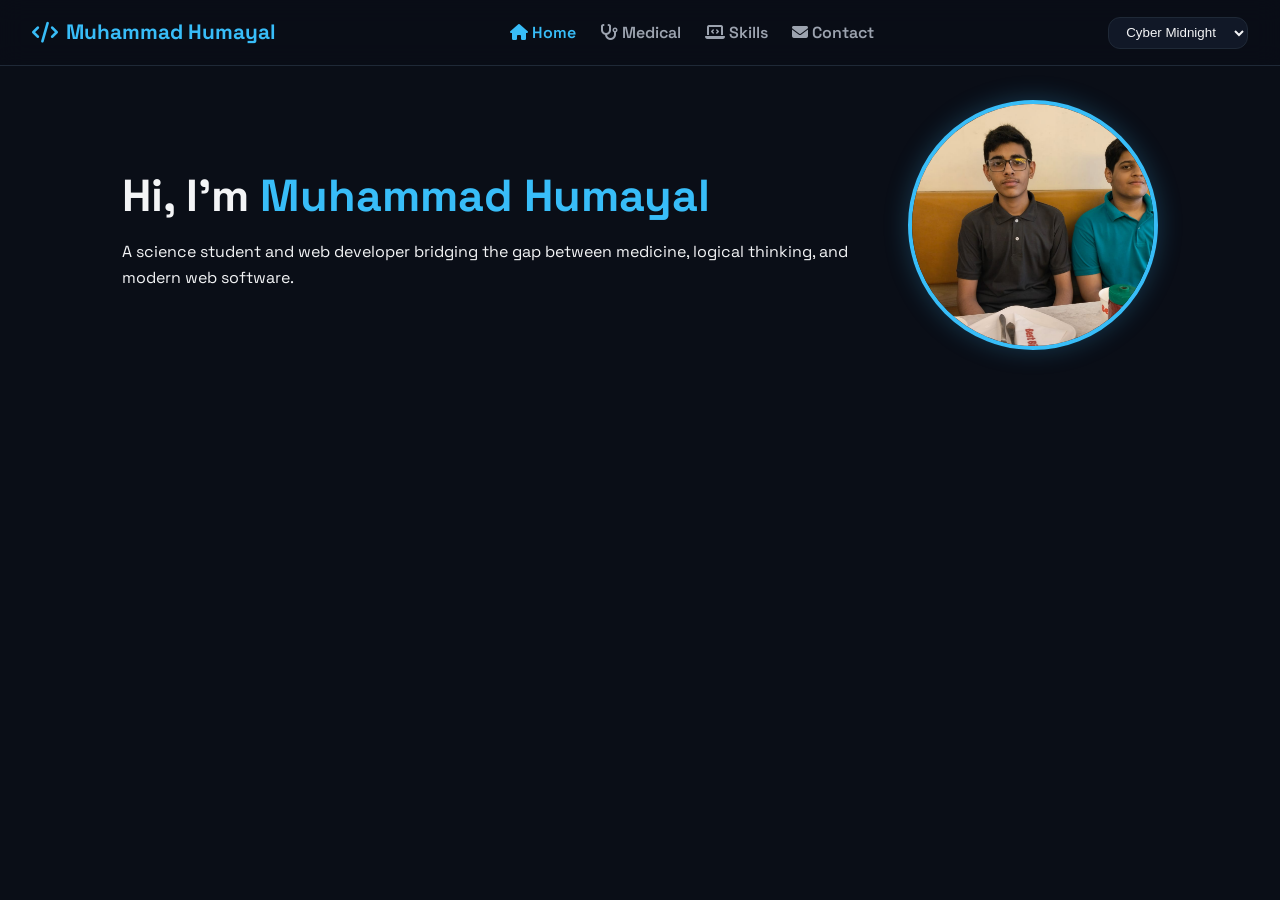
<file: portfolio.99.html>
<!DOCTYPE html>
<html lang="en" data-theme="midnight">
<head>
    <meta charset="UTF-8">
    <meta name="viewport" content="width=device-width, initial-scale=1.0">
    <title>Muhammad Humayal | Science & Development</title>
    <!-- Fonts -->
    <link rel="preconnect" href="https://fonts.googleapis.com">
    <link rel="preconnect" href="https://fonts.gstatic.com" crossorigin>
    <link href="https://fonts.googleapis.com/css2?family=JetBrains+Mono:wght@400;600&family=Space+Grotesk:wght@400;600;700&display=swap" rel="stylesheet">
    <!-- FontAwesome Icons -->
    <link rel="stylesheet" href="https://cdnjs.cloudflare.com/ajax/libs/font-awesome/6.4.0/css/all.min.css">
    
    <style>
        :root {
            --transition: all 0.3s ease;
            --radius: 12px;
        }

        /* Color Themes */
        [data-theme="midnight"] {
            --bg-primary: #0a0e17;
            --bg-secondary: #111827;
            --card-bg: rgba(23, 32, 54, 0.6);
            --text-primary: #f3f4f6;
            --text-secondary: #9ca3af;
            --accent: #38bdf8;
            --accent-glow: rgba(56, 189, 248, 0.25);
            --border: #1f2937;
        }

        [data-theme="emerald"] {
            --bg-primary: #064e3b;
            --bg-secondary: #022c22;
            --card-bg: rgba(6, 78, 59, 0.4);
            --text-primary: #ecfdf5;
            --text-secondary: #a7f3d0;
            --accent: #34d399;
            --accent-glow: rgba(52, 211, 153, 0.25);
            --border: #047857;
        }

        [data-theme="purple"] {
            --bg-primary: #0f0728;
            --bg-secondary: #180c38;
            --card-bg: rgba(30, 16, 68, 0.5);
            --text-primary: #f5f3ff;
            --text-secondary: #ddd6fe;
            --accent: #a855f7;
            --accent-glow: rgba(168, 85, 247, 0.25);
            --border: #2e1065;
        }

        * {
            box-sizing: border-box;
            margin: 0;
            padding: 0;
        }

        body {
            font-family: 'Space Grotesk', sans-serif;
            background-color: var(--bg-primary);
            color: var(--text-primary);
            line-height: 1.6;
            transition: var(--transition);
        }

        /* Navigation Bar */
        .navbar {
            position: fixed;
            top: 0;
            width: 100%;
            background: rgba(10, 14, 23, 0.85);
            backdrop-filter: blur(12px);
            border-bottom: 1px solid var(--border);
            z-index: 1000;
            padding: 1rem 2rem;
            display: flex;
            justify-content: space-between;
            align-items: center;
        }

        .logo {
            font-size: 1.3rem;
            font-weight: 700;
            color: var(--accent);
            text-decoration: none;
            display: flex;
            align-items: center;
            gap: 8px;
        }

        .nav-links {
            display: flex;
            gap: 1.5rem;
            list-style: none;
        }

        .nav-links a {
            color: var(--text-secondary);
            text-decoration: none;
            font-weight: 600;
            transition: var(--transition);
        }

        .nav-links a:hover, .nav-links a.active {
            color: var(--accent);
        }

        .controls {
            display: flex;
            gap: 1rem;
            align-items: center;
        }

        .theme-select {
            background: var(--bg-secondary);
            color: var(--text-primary);
            border: 1px solid var(--border);
            padding: 0.4rem 0.8rem;
            border-radius: var(--radius);
            outline: none;
            cursor: pointer;
        }

        /* Multi-page Display Control */
        .page-section {
            display: none;
            padding: 100px 2rem 4rem 2rem;
            max-width: 1100px;
            margin: 0 auto;
            min-height: 85vh;
        }

        .page-section.active {
            display: block;
            animation: fadeIn 0.4s ease-in-out;
        }

        @keyframes fadeIn {
            from { opacity: 0; transform: translateY(10px); }
            to { opacity: 1; transform: translateY(0); }
        }

        /* Hero Section */
        .hero {
            display: flex;
            align-items: center;
            justify-content: space-between;
            gap: 3rem;
            flex-wrap: wrap;
        }

        .hero-text {
            flex: 1;
            min-width: 300px;
        }

        .hero-text h1 {
            font-size: 2.8rem;
            margin-bottom: 0.5rem;
        }

        .hero-text span {
            color: var(--accent);
        }

        .profile-frame {
            width: 250px;
            height: 250px;
            border-radius: 50%;
            border: 4px solid var(--accent);
            box-shadow: 0 0 25px var(--accent-glow);
            overflow: hidden;
            position: relative;
        }

        .profile-frame img {
            width: 100%;
            height: 100%;
            object-fit: cover;
            /* Adjust object-position if using your uncropped photo to focus on the left side */
            object-position: 20% center; 
        }

        /* Cards & Grids */
        .grid {
            display: grid;
            grid-template-columns: repeat(auto-fit, minmax(280px, 1fr));
            gap: 1.5rem;
            margin-top: 2rem;
        }

        .card {
            background: var(--card-bg);
            border: 1px solid var(--border);
            border-radius: var(--radius);
            padding: 1.5rem;
            transition: var(--transition);
        }

        .card:hover {
            border-color: var(--accent);
            transform: translateY(-4px);
        }

        .card i {
            font-size: 1.8rem;
            color: var(--accent);
            margin-bottom: 1rem;
        }

        /* Filter System */
        .filter-buttons {
            display: flex;
            gap: 0.5rem;
            margin-bottom: 1.5rem;
            flex-wrap: wrap;
        }

        .filter-btn {
            background: var(--bg-secondary);
            border: 1px solid var(--border);
            color: var(--text-secondary);
            padding: 0.4rem 1rem;
            border-radius: 20px;
            cursor: pointer;
            transition: var(--transition);
        }

        .filter-btn.active, .filter-btn:hover {
            background: var(--accent);
            color: #000;
            border-color: var(--accent);
        }

        /* Contact Form */
        .contact-form {
            display: flex;
            flex-direction: column;
            gap: 1rem;
            max-width: 600px;
        }

        .form-group input, .form-group textarea {
            width: 100%;
            padding: 0.8rem;
            background: var(--bg-secondary);
            border: 1px solid var(--border);
            color: var(--text-primary);
            border-radius: var(--radius);
            outline: none;
        }

        .btn-submit {
            background: var(--accent);
            color: #000;
            font-weight: 700;
            padding: 0.8rem 1.5rem;
            border: none;
            border-radius: var(--radius);
            cursor: pointer;
            width: fit-content;
        }

        /* Responsive Navbar */
        @media (max-width: 768px) {
            .navbar {
                flex-direction: column;
                gap: 1rem;
            }
            .hero {
                flex-direction: column-reverse;
                text-align: center;
            }
        }
    </style>
</head>
<body>

    <!-- Header / Nav -->
    <nav class="navbar">
        <a href="#home" class="logo" onclick="showPage('home')">
            <i class="fa-solid fa-code"></i> Muhammad Humayal
        </a>
        <ul class="nav-links">
            <li><a href="#home" onclick="showPage('home')" class="active"><i class="fa-solid fa-house"></i> Home</a></li>
            <li><a href="#medical" onclick="showPage('medical')"><i class="fa-solid fa-stethoscope"></i> Medical</a></li>
            <li><a href="#skills" onclick="showPage('skills')"><i class="fa-solid fa-laptop-code"></i> Skills</a></li>
            <li><a href="#contact" onclick="showPage('contact')"><i class="fa-solid fa-envelope"></i> Contact</a></li>
        </ul>
        <div class="controls">
            <select class="theme-select" onchange="changeTheme(this.value)">
                <option value="midnight">Cyber Midnight</option>
                <option value="emerald">Emerald Health</option>
                <option value="purple">Neon Purple</option>
            </select>
        </div>
    </nav>

    <!-- Page 1: Home -->
    <section id="home" class="page-section active">
        <div class="hero">
            <div class="hero-text">
                <h1>Hi, I'm <span>Muhammad Humayal</span></h1>
                <p>A science student and web developer bridging the gap between medicine, logical thinking, and modern web software.</p>
            </div>
            <div class="profile-frame">
                <!-- Replace 'profile.jpg' with your image file name -->
                <img src="whatsapp.image.jpeg" alt="Muhammad Humayal" onerror="this.src='data:image/svg+xml;utf8,<svg xmlns=\'http://www.w3.org/2000/svg\' width=\'100\' height=\'100\' viewBox=\'0 0 24 24\' fill=\'none\' stroke=\'%2338bdf8\' stroke-width=\'1.5\'><path d=\'M20 21v-2a4 4 0 0 0-4-4H8a4 4 0 0 0-4 4v2\'/><circle cx=\'12\' cy=\'7\' r=\'4\'/></svg>'">
            </div>
        </div>
    </section>

    <!-- Page 2: Medical & Science -->
    <section id="medical" class="page-section">
        <h2>Medical & Scientific Pursuits</h2>
        <p>Combining technological innovation with foundational biological sciences.</p>
        <div class="grid">
            <div class="card">
                <i class="fa-solid fa-dna"></i>
                <h3>Anatomy & Physiology</h3>
                <p>Studying cellular structures and anatomical systems to understand modern medical technology demands.</p>
            </div>
            <div class="card">
                <i class="fa-solid fa-vial"></i>
                <h3>Clinical Research</h3>
                <p>Exploring data patterns and research methods applicable to healthtech and bio-computing.</p>
            </div>
        </div>
    </section>

    <!-- Page 3: Skills -->
    <section id="skills" class="page-section">
        <h2>Technical & Scientific Skills</h2>
        <div class="filter-buttons">
            <button class="filter-btn active" onclick="filterSkills('all')">All</button>
            <button class="filter-btn" onclick="filterSkills('web')">Web Dev</button>
            <button class="filter-btn" onclick="filterSkills('med')">Medical</button>
            <button class="filter-btn" onclick="filterSkills('tools')">Tools</button>
        </div>
        <div class="grid">
            <div class="card skill-card web">
                <i class="fa-brands fa-html5"></i>
                <h3>HTML5 & CSS3</h3>
                <p>Structured, semantic markup styled with modern flexbox and grid layouts.</p>
            </div>
            <div class="card skill-card web">
                <i class="fa-brands fa-js"></i>
                <h3>JavaScript</h3>
                <p>Dynamic DOM manipulation, theme switches, and interactive filtering systems.</p>
            </div>
            <div class="card skill-card med">
                <i class="fa-solid fa-heart-pulse"></i>
                <h3>Bio-Sciences</h3>
                <p>Foundational knowledge in Human Biology and modern health principles.</p>
            </div>
            <div class="card skill-card tools">
                <i class="fa-brands fa-git-alt"></i>
                <h3>Git & GitHub</h3>
                <p>Version control for tracking code changes and managing web deployments.</p>
            </div>
        </div>
    </section>

    <!-- Page 4: Contact -->
    <section id="contact" class="page-section">
        <h2>Get In Touch</h2>
        <form class="contact-form" onsubmit="event.preventDefault(); alert('Message Sent!');">
            <div class="form-group">
                <input type="text" placeholder="Your Name" required>
            </div>
            <div class="form-group">
                <input type="email" placeholder="Your Email" required>
            </div>
            <div class="form-group">
                <textarea rows="5" placeholder="Your Message" required></textarea>
            </div>
            <button type="submit" class="btn-submit">Send Message</button>
        </form>
    </section>

    <script>
        // Multi-page Switcher
        function showPage(pageId) {
            document.querySelectorAll('.page-section').forEach(section => {
                section.classList.remove('active');
            });
            document.querySelectorAll('.nav-links a').forEach(link => {
                link.classList.remove('active');
            });
            
            document.getElementById(pageId).classList.add('active');
            event.target.classList.add('active');
        }

        // Theme Changer
        function changeTheme(themeName) {
            document.documentElement.setAttribute('data-theme', themeName);
        }

        // Interactive Skill Filter
        function filterSkills(category) {
            const buttons = document.querySelectorAll('.filter-btn');
            buttons.forEach(btn => btn.classList.remove('active'));
            event.target.classList.add('active');

            const cards = document.querySelectorAll('.skill-card');
            cards.forEach(card => {
                if (category === 'all' || card.classList.contains(category)) {
                    card.style.display = 'block';
                } else {
                    card.style.display = 'none';
                }
            });
        }
    </script>
</body>
</html>
</file>
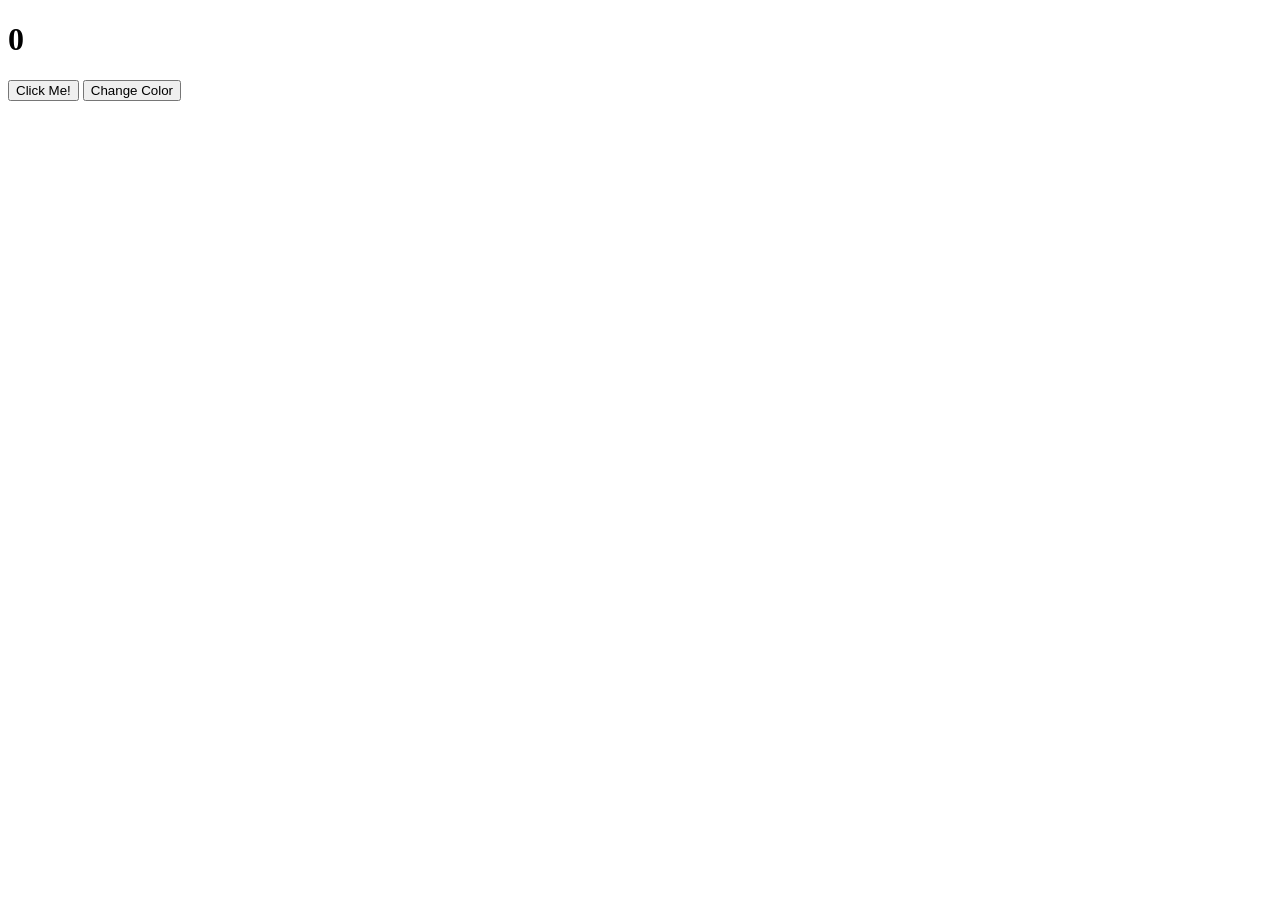
<file: session_6.html>
<!DOCTYPE html>
<html lang="en">
<head>
    <meta charset="UTF-8">
    <meta name="viewport" content="width=device-width, initial-scale=1.0">
    <title>Document</title>
</head>
<body>
<h1 id="count">0</h1>
<button id="countBtn">Click Me!</button>
 <button id="colorBtn">Change Color</button>
    <script>
       let count = 0;
let display = document.getElementById("count");
let btn= document.getElementById("countBtn");
btn.addEventListener("click", function() {
    count = count + 1;
    display.textContent= count;
});
let colors = ["#FF6B6B", "#4ECDC4", "#45B7D1",
                "#96CEB4", "#FFEAA7", "#DDA0DD"];
let index = 0;
letbtn= document.getElementById("colorBtn");
btn.addEventListener("click", function() {
    document.body.style.backgroundColor= colors[index];
    index = index + 1;
    if (index >= colors.length) {
      index = 0;
    }
});
    </script>
</body>
</html>
</file>
